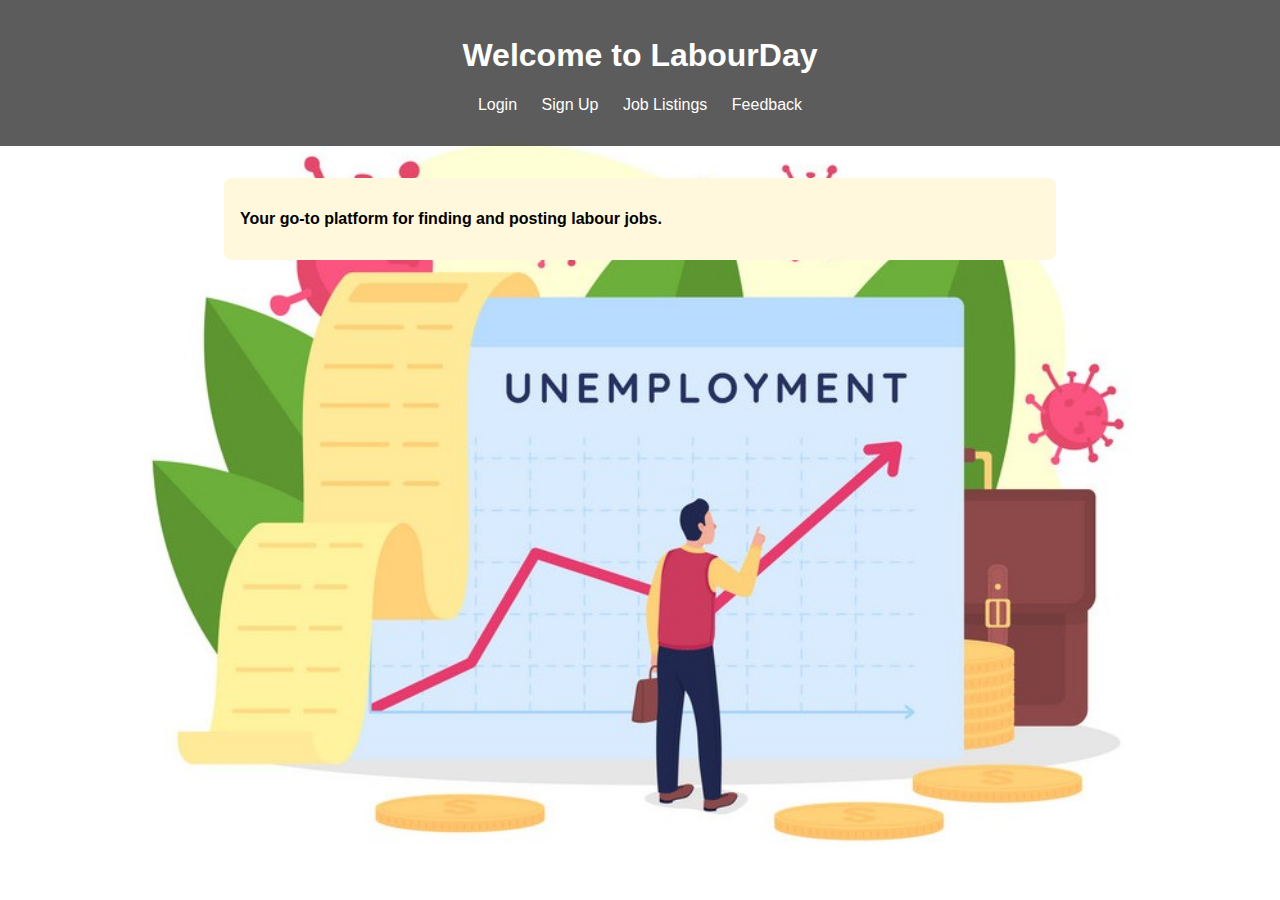
<file: index.html>
<!DOCTYPE html>
<html lang="en">
<head>
    <meta charset="UTF-8">
    <meta name="viewport" content="width=device-width, initial-scale=1.0">
    <title>LabourDay</title>
    <link rel="stylesheet" href="styles.css">
</head>
<body>
    <header>
        <h1>Welcome to LabourDay</h1>
        <nav>
            <ul>
                <li><a href="login.html">Login</a></li>
                <li><a href="signup.html">Sign Up</a></li>
                <li><a href="jobs.html">Job Listings</a></li>
                <li><a href="feedback.html">Feedback</a></li>
            </ul>
        </nav>
    </header>
    <main style="background-color: cornsilk;">
        <b><p>Your go-to platform for finding and posting labour jobs.</p></b>
    </main>
</body>
<script>scripts.js</script>
</html>
</file>
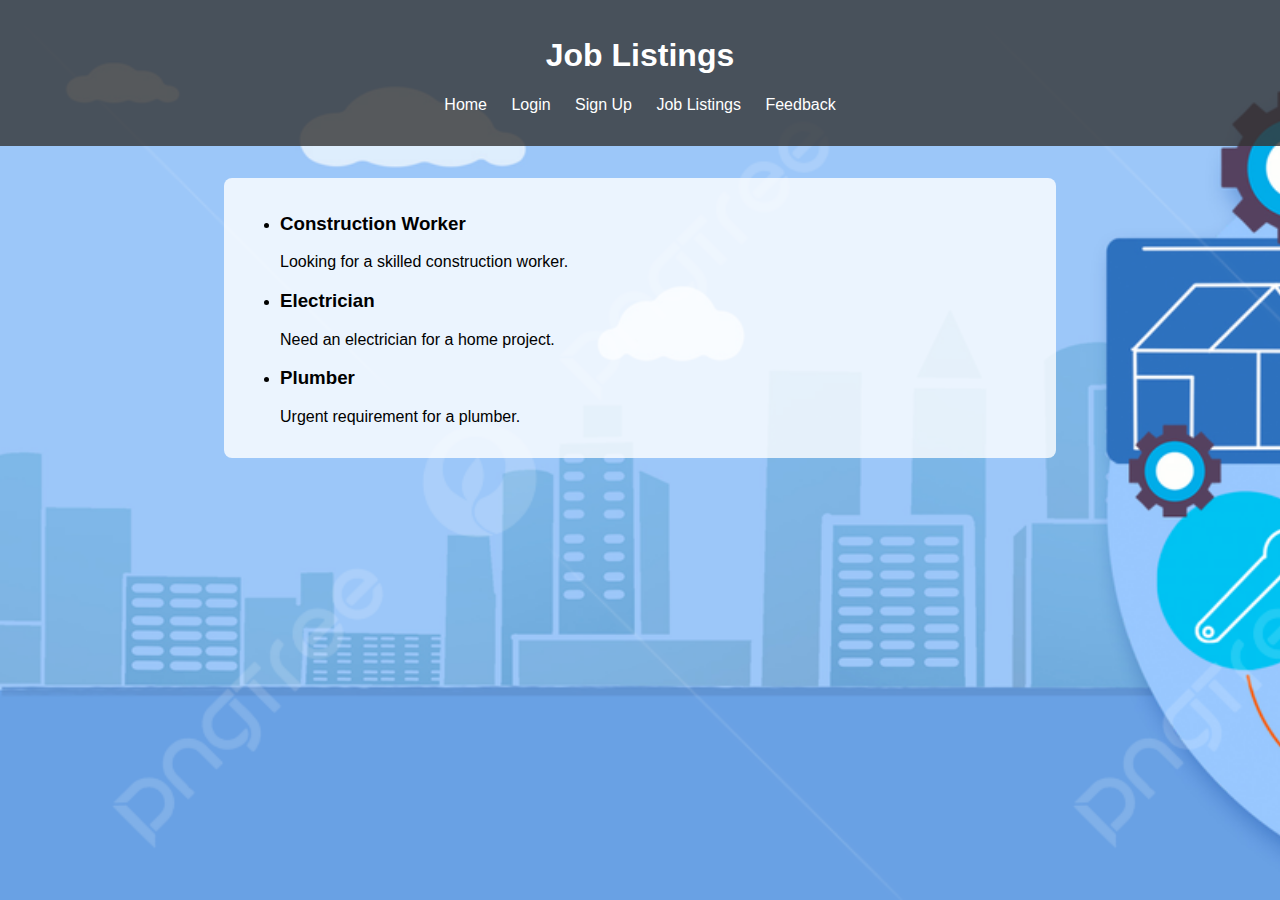
<file: jobs.html>
<!DOCTYPE html>
<html lang="en">
<head>
    <meta charset="UTF-8">
    <meta name="viewport" content="width=device-width, initial-scale=1.0">
    <title>Job Listings - LabourDay</title>
    <link rel="stylesheet" href="styles.css">
</head>
<body class="jobs">
    <header>
        <h1>Job Listings</h1>
        <nav>
            <ul>
                <li><a href="index.html">Home</a></li>
                <li><a href="login.html">Login</a></li>
                <li><a href="signup.html">Sign Up</a></li>
                <li><a href="jobs.html">Job Listings</a></li>
                <li><a href="feedback.html">Feedback</a></li>
            </ul>
        </nav>
    </header>
    <main>
        <ul id="jobList">
            <!-- Jobs will be populated here using JavaScript -->
        <!-- </ul>
        <form id="jobForm">
            <label for="jobTitle">Job Title:</label>
            <input type="text" id="jobTitle" name="jobTitle" required>
            <label for="jobDescription">Job Description:</label>
            <textarea id="jobDescription" name="jobDescription" required></textarea>
            <button type="submit">Add Job</button> 

        </form>-->
<!-- <div class ="book">
    <Li><a href="http://eepurl.com/iVU1J-"><button class="button"></button></a>/</Li>
</div> -->
    </main>
    <script src="scripts.js"></script>
</body>
</html>
</file>
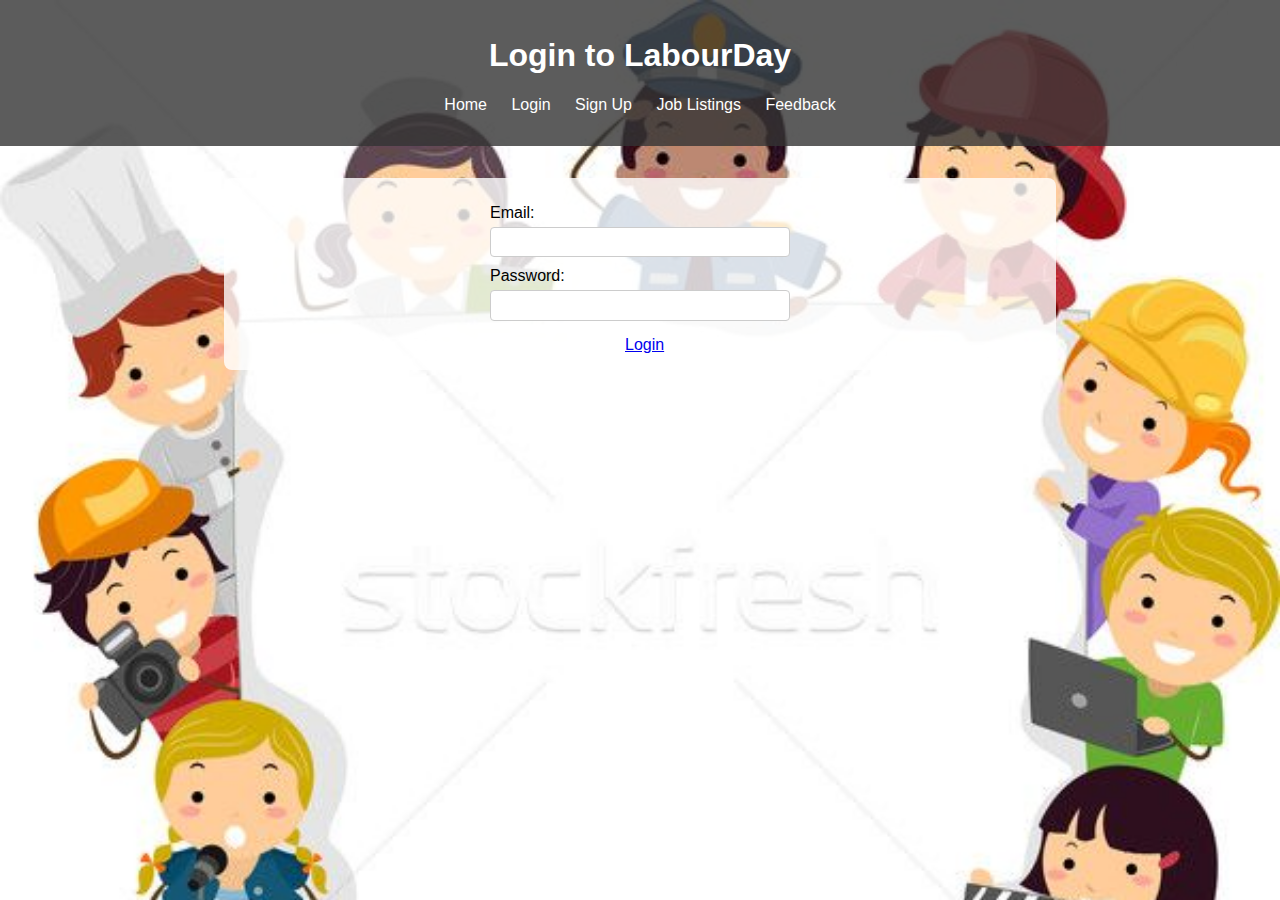
<file: login.html>
<!DOCTYPE html>
<html lang="en">
<head>
    <meta charset="UTF-8">
    <meta name="viewport" content="width=device-width, initial-scale=1.0">
    <title>Login - LabourDay</title>
    <link rel="stylesheet" href="styles.css">
</head>
<body class="login">
    
    <header>
        <h1>Login to LabourDay</h1>
        <nav>
            <ul>
                <li><a href="index.html">Home</a></li>
                <li><a href="login.html">Login</a></li>
                <li><a href="signup.html">Sign Up</a></li>
                <li><a href="jobs.html">Job Listings</a></li>
                <li><a href="feedback.html">Feedback</a></li>
            </ul>
        </nav>
    </header>
    <main>
        <form id="loginForm">
            <label for="email">Email:</label>
            <input type="email" id="email" name="email" required>
            <label for="password">Password:</label>
            <input type="password" id="password" name="password" required>
            <a href="loginseeker.html" style="display: flex; padding-left: 45%; margin-top: 5%;">Login</a>
        </form>
    </main>
    <script src="scripts.js"></script>
</body>
</html>
</file>
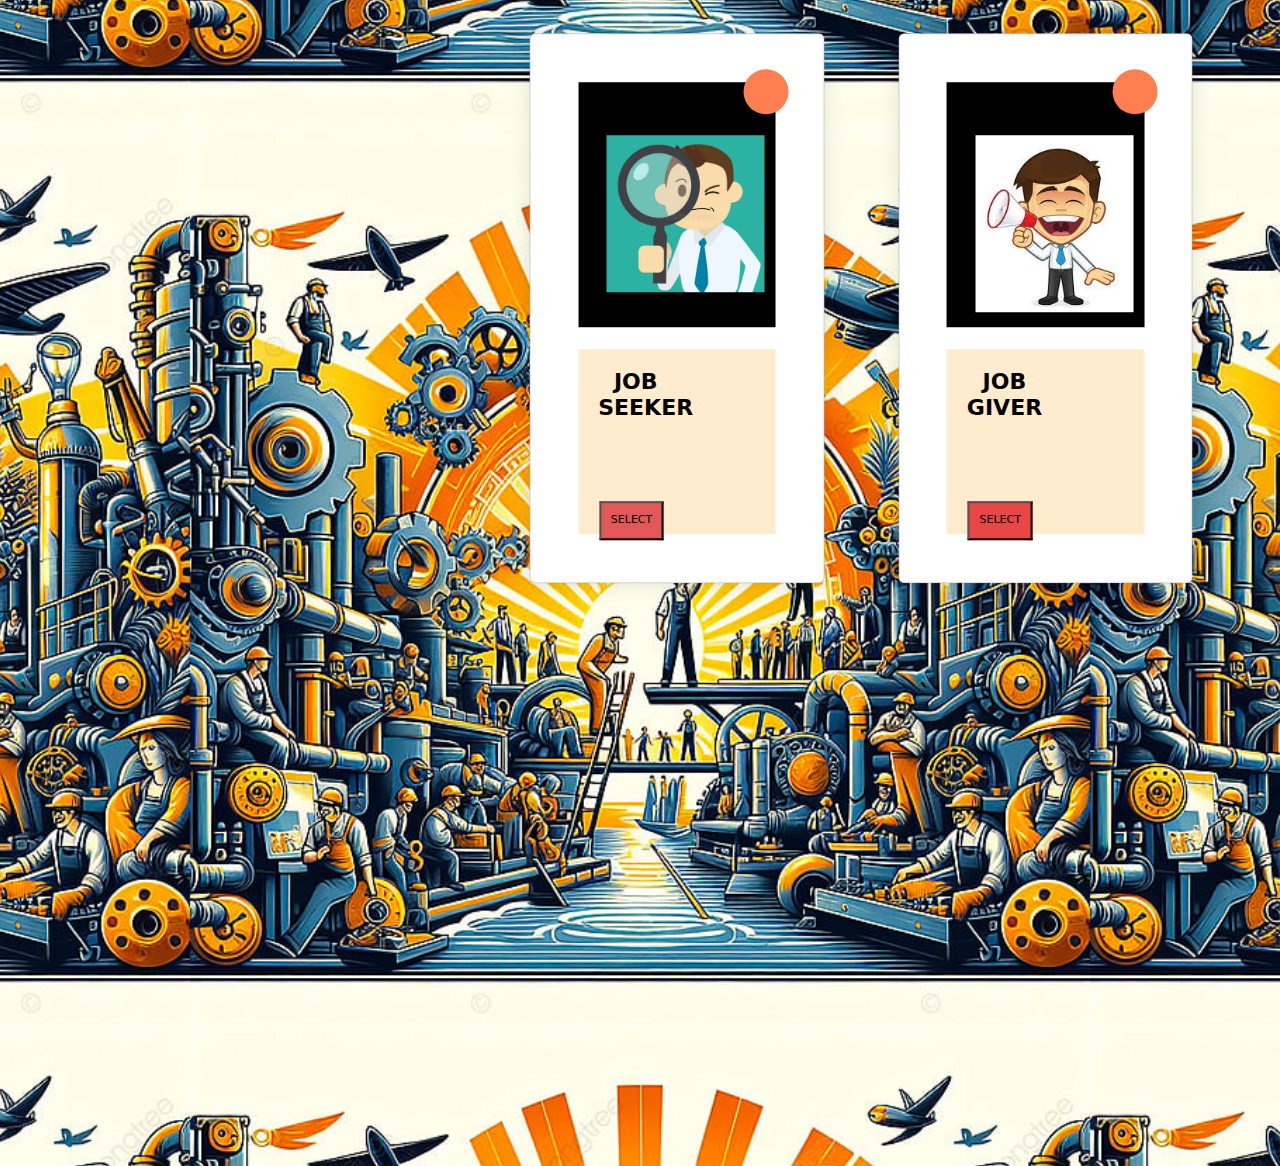
<file: loginseeker.html>
<!DOCTYPE html>
<html lang="en">
<head>
    <meta charset="UTF-8">
    <meta name="viewport" content="width=device-width, initial-scale=1.0">
    <title>Document</title>
    <link rel="stylesheet" href="seeker.css"> 
    <link href="https://cdn.jsdelivr.net/npm/bootstrap@5.3.3/dist/css/bootstrap.min.css" rel="stylesheet" integrity="sha384-QWTKZyjpPEjISv5WaRU9OFeRpok6YctnYmDr5pNlyT2bRjXh0JMhjY6hW+ALEwIH" crossorigin="anonymous">
    <script src="https://cdn.jsdelivr.net/npm/bootstrap@5.3.3/dist/js/bootstrap.bundle.min.js" integrity="sha384-YvpcrYf0tY3lHB60NNkmXc5s9fDVZLESaAA55NDzOxhy9GkcIdslK1eN7N6jIeHz" crossorigin="anonymous"></script>
</head>
<body>
    <!-- <div class="main" >
    <div class="card" style="width: 15rem;">
        <img class="card-img-top" src="j.jpg" alt="Card image cap">
        <div class="card-body">
          <h5 class="card-title">JOB GIVER</h5>
          <p class="card-text">Some quick example text to build on the card title and make up the bulk of the card's content.</p>
          <a href="#" class="btn btn-primary">SELECT</a>
        </div>
      </div>
      
      <div class="card" style="width: 15rem;">
        <img class="card-img-top" src="j.jpg" alt="Card image cap">
        <div class="card-body">
          <h5 class="card-title">JOB GIVER</h5>
          <p class="card-text">Some quick example text to build on the card title and make up the bulk of the card's content.</p>
          <a href="#" class="btn btn-primary">SELECT</a>
        </div>
      </div>
    </div> -->
    <div class="main">
        <article class="card">
            <header class="card__thumb">
                <a href="#"><img src="j.jpg"></a>
            </header>
            <date class="card__date">
                
            </date>
            <div class="card__body" style="background-color: blanchedalmond;">
                
                <h2 class="card__title"><a href="#">JOB SEEKER</a></h2>
                <div class="card__subtitle"></div>
                <p class="card__description"><i>Terms and Conditions</i><br>Job seekers must provide accurate and up-to-date information on their resumes and applications.</p>
            </div>
            <footer class="card__footer">
                <a href="jseeker.html"><button type="button" style="background-color: rgb(226, 88, 88);">SELECT</button></a>
            </footer>
        </article>
        <article class="card">
            <header class="card__thumb">
                <a href="#"><img src="bg.jpg"></a>
            </header>
            <date class="card__date">
                
            </date>
            <div class="card__body " style="background-color: blanchedalmond;">
                
                <h2 class="card__title"><a href="#">JOB GIVER</a></h2>
                <div class="card__subtitle"></div>
                <p class="card__description"><i>Terms and Conditions</i><br>JThe employer agrees to provide a safe and respectful working environment, ensuring fair compensation .</p>
            </div>
            <footer class="card__footer">
                <a href="jgiver.html"><button type="button" style="background-color: rgb(234, 70, 70);">SELECT</button></a>
            </footer>
        </article>
    </div>
      
    
    
</body>
</html>
</file>
<file: styles.css>
body {
    font-family: Arial, sans-serif;
    margin: 0;
    padding: 0;
    box-sizing: border-box;
    background-size: cover;
    background-repeat: no-repeat;
    background-attachment: fixed;
    animation: backgroundFade 10s infinite;
    background-image: url('/index.jpg');
    
}

/* Background Images for Each Page */
body.index {
    background-image: url('/index.jpg');
}

body.login {
    background-image: url('/lobg.jpg');
}

body.signup {
    background-image: url('/signup.jpg');
}

body.jobs {
    background-image: url('/jl.jpg');
}

body.feedback {
    background-image: url('images/feedback_background.jpg');
}

header {
    background-color: rgba(51, 51, 51, 0.8);
    color: white;
    padding: 1em;
    text-align: center;
    animation: fadeIn 2s ease-in;
}

nav ul {
    list-style-type: none;
    padding: 0;
}

nav ul li {
    display: inline;
    margin: 0 10px;
}

nav ul li a {
    color: white;
    text-decoration: none;
    transition: color 0.3s ease-in-out;
}

nav ul li a:hover {
    color: #ffcc00;
}

main {
    padding: 1em;
    background-color: rgba(255, 255, 255, 0.8);
    margin: 2em auto;
    max-width: 800px;
    border-radius: 8px;
    animation: slideIn 1s ease-out;
}

form {
    display: flex;
    flex-direction: column;
    max-width: 300px;
    margin: 0 auto;
    animation: fadeIn 2s ease-in;
}

form label {
    margin-top: 10px;
}

form input, form textarea {
    padding: 0.5em;
    margin-top: 5px;
    border: 1px solid #ccc;
    border-radius: 4px;
}

form button {
    margin-top: 10px;
    padding: 0.5em;
    background-color: #333;
    color: white;
    border: none;
    border-radius: 4px;
    cursor: pointer;
    transition: background-color 0.3s ease-in-out;
}

form button:hover {
    background-color: #555;
}

/* Animations */
@keyframes fadeIn {
    from {
        opacity: 0;
    }
    to {
        opacity: 1;
    }
}

@keyframes slideIn {
    from {
        transform: translateY(20px);
        opacity: 0;
    }
    to {
        transform: translateY(0);
        opacity: 1;
    }
}

@keyframes backgroundFade {
    0% { background-position: 0% 0%; }
    50% { background-position: 100% 100%; }
    100% { background-position: 0% 0%; }
}
/* .button {
    background-color: #4CAF50; /* Green background */
    border: none; /* Remove border */
    color: white; /* White text */
    padding: 15px 32px; /* Padding */
    text-align: center; /* Center the text */
    text-decoration: none; /* Remove underline */
    display: inline */
/* } */
</file>
<file: seeker.css>
/**
* VARIABLES
**/

@import url(http://fonts.googleapis.com/css?family=Open+Sans:400,700);
* {
    box-sizing: border-box;
    margin: 5%;
    padding: 5%;
}

body {
    font-family: "Open Sans";
    font-size: 16px;
    background-color: #eee;
}


/**
* CARD
**/

.card {
    position: absolute;
    top: 50%;
    left: 50%;
    -webkit-transform: translateX(-50%) translateY(-50%) translateZ(0);
    transform: translateX(-50%) translateY(-50%) translateZ(0);
    width: 370px;
    background-color: #fff;
    box-shadow: 0 0 20px rgba(0, 0, 0, 0.1);
    overflow: hidden;
    -webkit-transition: box-shadow 0.5s;
    transition: box-shadow 0.5s;
}

.card a {
    color: inherit;
    text-decoration: none;
}

.card:hover {
    box-shadow: 0 0 50px rgba(0, 0, 0, 0.3);
}


/**
* DATE
**/

.card__date {
    position: absolute;
    top: 20px;
    right: 20px;
    width: 45px;
    height: 45px;
    padding-top: 10px;
    background-color: coral;
    border-radius: 50%;
    color: #fff;
    text-align: center;
    font-weight: 700;
    line-height: 13px;
}

.card__date__day {
    font-size: 14px;
}

.card__date__month {
    text-transform: uppercase;
    font-size: 10px;
}


/**
* THUMB
**/

.card__thumb {
    height: 245px;
    overflow: hidden;
    background-color: #000;
    -webkit-transition: height 0.5s;
    transition: height 0.5s;
}

.card__thumb img {
    width: 100%;
    display: block;
    opacity: 1;
    -webkit-transform: scale(1);
    transform: scale(1);
    -webkit-transition: opacity 0.5s, -webkit-transform 0.5s;
    transition: opacity 0.5s, -webkit-transform 0.5s;
    transition: opacity 0.5s, transform 0.5s;
    transition: opacity 0.5s, transform 0.5s, -webkit-transform 0.5s;
}

.card:hover .card__thumb {
    height: 130px;
}

.card:hover .card__thumb img {
    opacity: 0.6;
    -webkit-transform: scale(1.2);
    transform: scale(1.2);
}


/**
* card_BODY
**/

.card__body {
    position: relative;
    height: 185px;
    padding: 20px;
    -webkit-transition: height 0.5s;
    transition: height 0.5s;
}

.card:hover .card__body {
    height: 300px;
}

.card__category {
    position: absolute;
    top: -25px;
    left: 0;
    height: 25px;
    padding: 0 15px;
    background-color: coral;
    color: #fff;
    text-transform: uppercase;
    font-size: 11px;
    line-height: 25px;
}

.card__title {
    margin: 0;
    padding: 0 0 10px 0;
    color: #000;
    font-size: 22px;
    font-weight: bold;
    text-transform: uppercase;
}

.card__subtitle {
    margin: 0;
    padding: 0 0 10px 0;
    font-size: 19px;
    color: coral;
}

.card__description {
    position: absolute;
    left: 20px;
    right: 20px;
    bottom: 56px;
    margin: 0;
    padding: 0;
    color: #666C74;
    line-height: 27px;
    opacity: 0;
    -webkit-transform: translateY(45px);
    transform: translateY(45px);
    -webkit-transition: opacity 0.3s, -webkit-transform 0.3s;
    transition: opacity 0.3s, -webkit-transform 0.3s;
    transition: opacity 0.3s, transform 0.3s;
    transition: opacity 0.3s, transform 0.3s, -webkit-transform 0.3s;
    -webkit-transition-delay: 0s;
    transition-delay: 0s;
}

.card:hover .card__description {
    opacity: 1;
    -webkit-transform: translateY(0px);
    transform: translateY(0px);
    -webkit-transition-delay: 0.2s;
    transition-delay: 0.2s;
}

.card__footer {
    position: absolute;
    bottom: 12px;
    left: 20px;
    right: 20px;
    font-size: 11px;
    color: #A3A9A2;
}

.icon {
    display: inline-block;
    vertical-align: middle;
    margin: -2px 0 0 2px;
    font-size: 18px;
}

.icon+.icon {
    padding-left: 10px;
}
.main{
    display: flex;
}
body{
    background-image: url(bg3.jpg);
    background-size: 100vh;
    background-position: center;
    margin-top: 5%;
}
</file>
